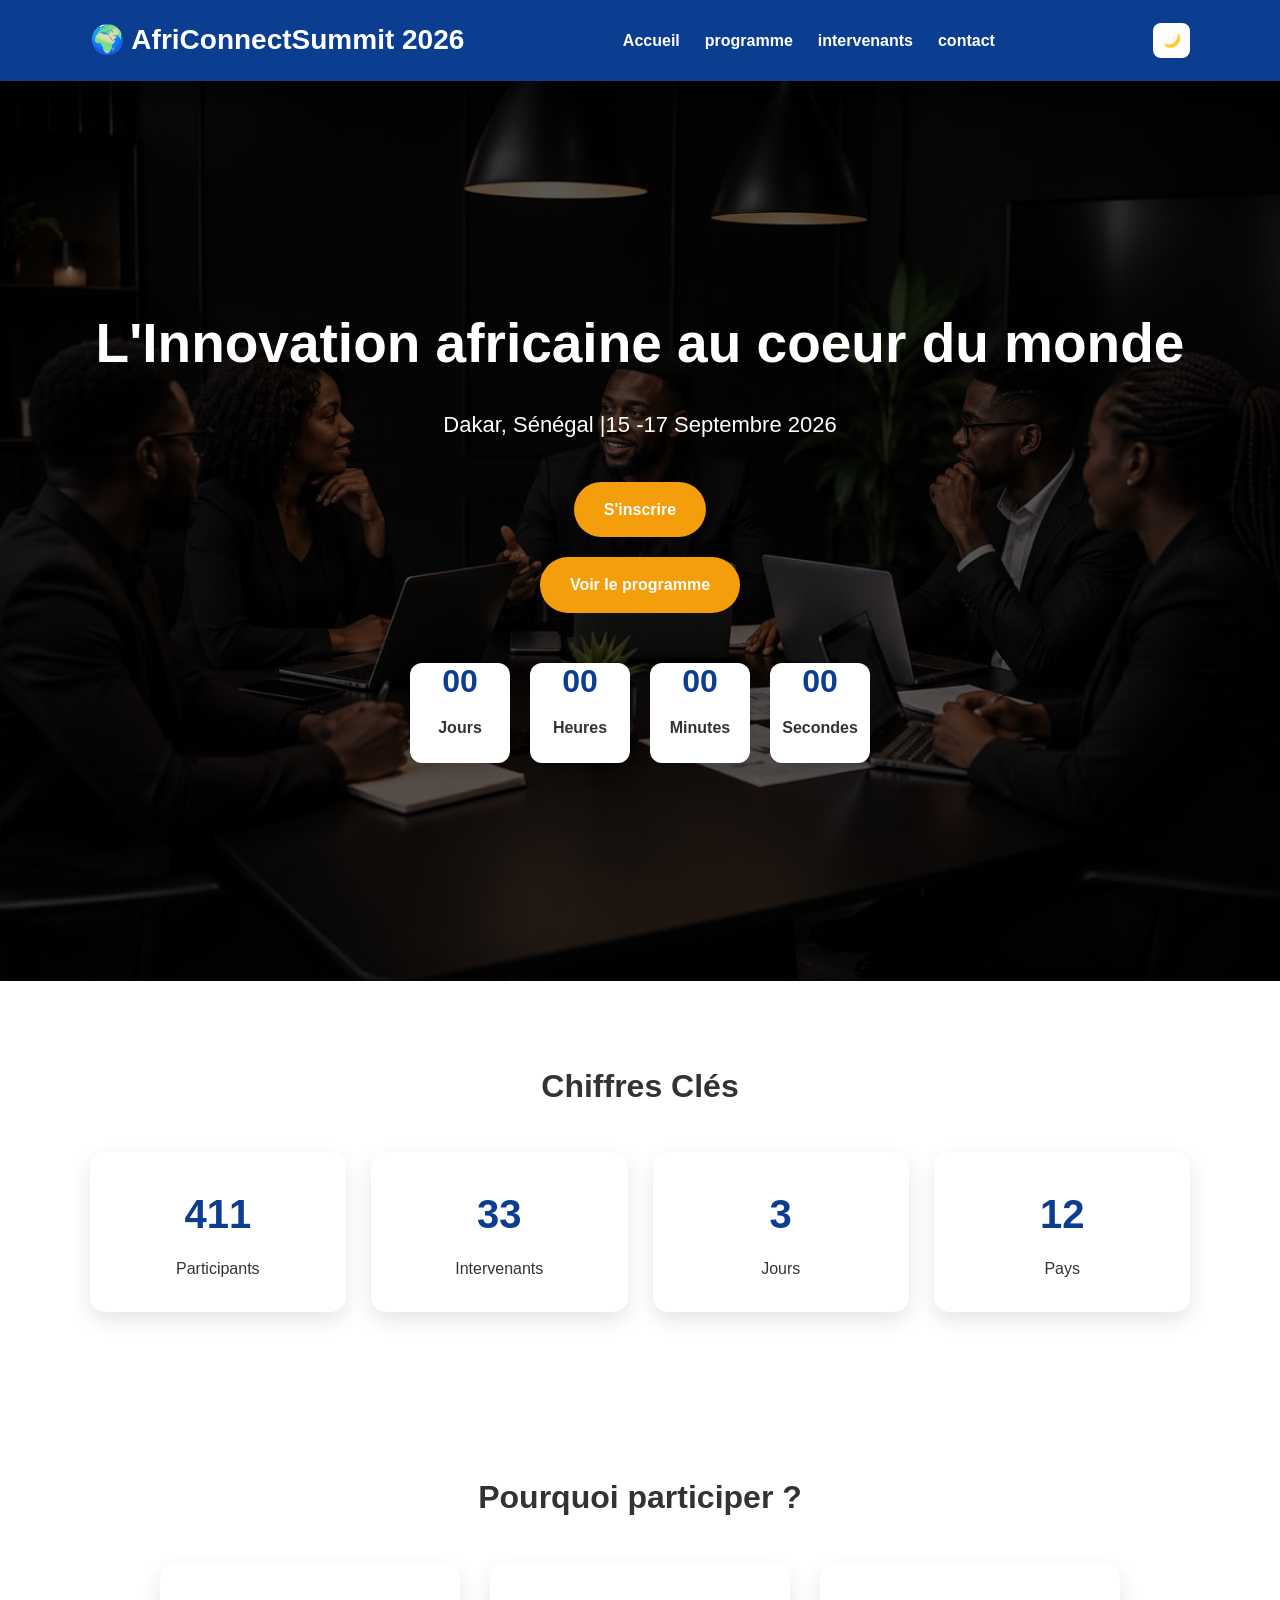
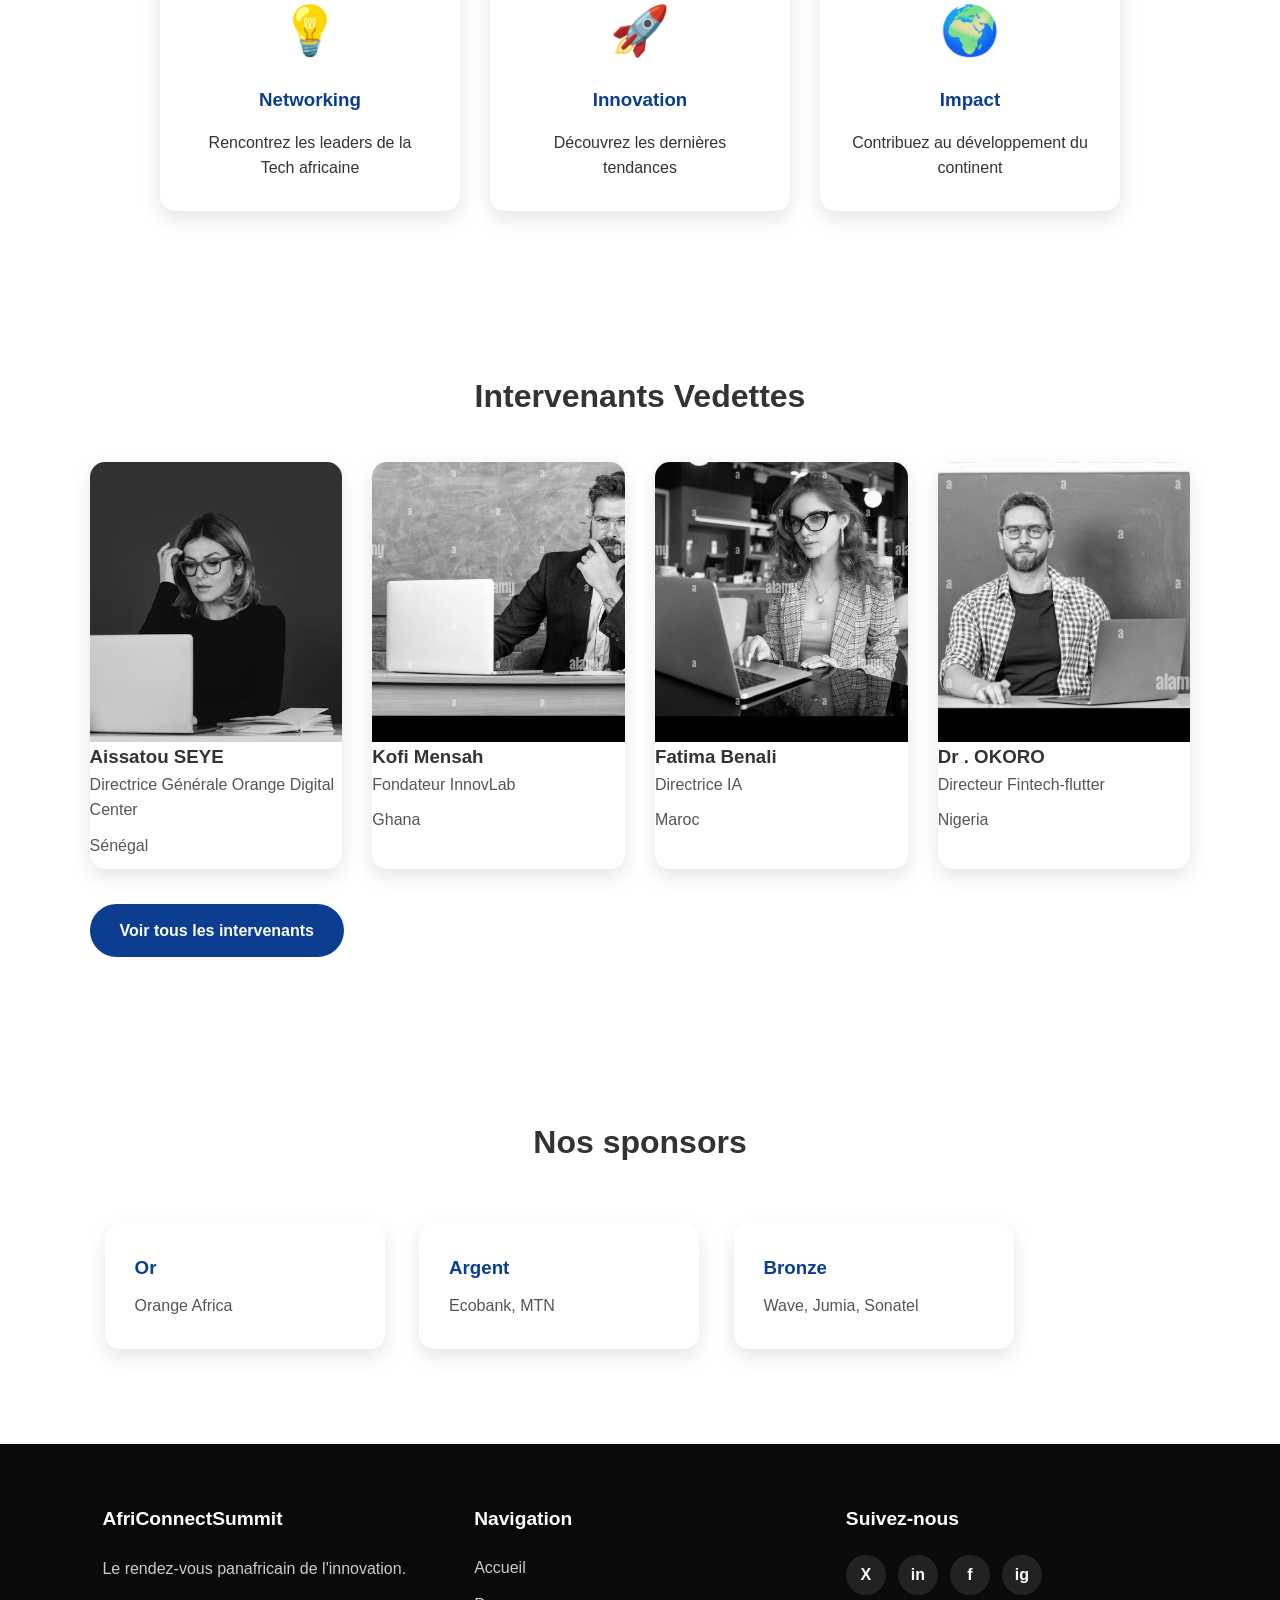
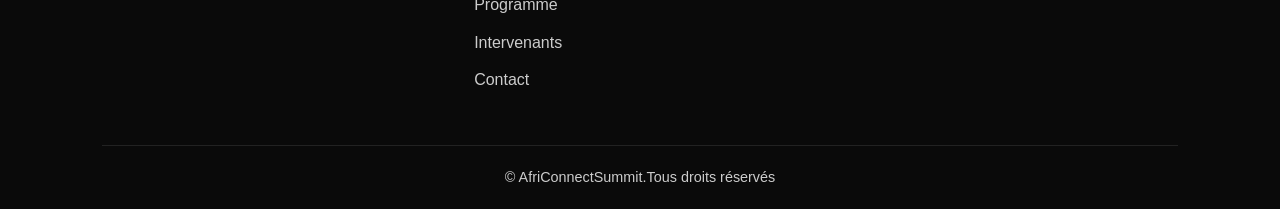
<file: index.html>
<!DOCTYPE html>
<html lang="fr">
<head>
    <meta charset="UTF-8">
    <meta name="viewport" content="width=device-width, initial-scale=1.0">
    <title>Accueil-AfriConnectSummit</title>
    <link rel="stylesheet" href="css/style.css">
</head>
<body>
    <!-- NAVBAR -->
    <header class="navbar">
        
       <div class="logo">🌍 AfriConnectSummit 2026</div>
        <nav>
<ul class="nav-links">
     <li><a href="index.html">Accueil</a>
</li>
  <li><a href="programme.html">programme</a>
</li>
  <li><a href="intervenants.html">intervenants</a>
</li>
  <li><a href="contact.html">contact</a>
</li>
</ul>
        </nav>
         <button id="theme-toggle" class="btn btn-outline-secondary btn-sm">
                            <i class="bi bi-moon">🌙</i>
         </button>
        <div class="hamburger" id="hamburger">
            <span></span>
             <span></span>
              <span></span>
        </div>
    </header>
    <main>
        <!-- HERO -->
<section class="hero">
    <h1>L'Innovation africaine au coeur du monde</h1>
    <p>Dakar, Sénégal |15 -17 Septembre 2026</p>
    <a href="contact.html">S'inscrire</a>
    <a href="programme.html">Voir le programme</a>

<div id="countdown">
                <div><span id="days">00</span><p>Jours</p></div>
                <div><span id="hours">00</span><p>Heures</p></div>
                <div><span id="minutes">00</span><p>Minutes</p></div>
                <div><span id="seconds">00</span><p>Secondes</p></div>
            </div>
        </section>

        <!-- SECTION CHIFFRES CLES -->
        <section class="stats">
            <h2>Chiffres Clés</h2>
            <div class="grid-stats">
                <div class="stat">
                    <span class="counter" data-target="1200">0</span>
                    <p>Participants</p>
                </div>
                <div class="stat">
                    <span class="counter" data-target="48">0</span>
                    <p>Intervenants</p>
                </div>
                <div class="stat">
                    <span class="counter" data-target="3">0</span>
                    <p>Jours</p>
                </div>
                <div class="stat">
                    <span class="counter" data-target="12">0</span>
                    <p>Pays</p>
                </div>
            </div>
        </section>

        <!-- SECTION POURQUOI PARTICIPER -->
        <section>
            <h2>Pourquoi participer ?</h2>
            <div class="cards">
                <div class="card">
                    <article>
                    <p>💡</p>
                    <h3>Networking</h3>
                    <p>Rencontrez les leaders de la Tech africaine</p>
        
                </article>
                </div>
                <div class="card">
                    <article>
                    <p>🚀</p>
                    <h3>Innovation</h3>
                    <p>Découvrez les dernières tendances</p>
                </article>
                </div>
                <div class="card">
                    <article>
                    <p>🌍</p>
                    <h3>Impact</h3>
                    <p>Contribuez au développement du continent</p>
            </article>
            </div>
            </div>
        </section>

        <!-- SECTION INTERVENANTS VEDETTES -->
        <section class="speakers">
            <h2>Intervenants Vedettes</h2>
            <div class="speaker-grid">
            <article class="speaker-card">
                    <img src="images/pretty-young-high-school-college-teacher-chalkboard-young-caucasian-female-teacher-portrai_265223-93072.avif" alt="Aissatou SEYE" width="350">
                    <h3>Aissatou SEYE</h3>
                    <p>Directrice Générale Orange Digital Center</p>
                    <p>Sénégal</p>
                    </article>
               
                     <article class="speaker-card">
                    <img src="images/i-am-your-new-teacher-teacher-bearded-hipster-with-eyeglasses-sit-in-classroom-chalkboard-background-school-teacher-ready-to-start-lesson-teacher-sit-at-desk-with-la.jpg" alt="Kofi Mensah" width="350">
                    <h3>Kofi Mensah</h3>
                    <p>Fondateur InnovLab</p>
                    <p>Ghana</p>
                    </article>
                <article class="speaker-card">
                    <img src="images/portrait-of-confident-young-businesswoman-in-smart-casual-wear-working-on-laptop-in-a-coffee-shop-interior-2BWinformatiqueH754.jpg" alt="Fatima Benali" width="350">
                    <h3>Fatima Benali</h3>
                    <p>Directrice IA</p>
                    <p>Maroc</p>
                    </article>
               
                     <article class="speaker-card">
                    <img src="images/astouuu.jpg" alt="Dr .OKORO" width="350">
                    <h3>Dr . OKORO</h3>
                    <p>Directeur Fintech-flutter</p>
                    <p>Nigeria</p>
                    </article>
                </div>
            <a href="intervenants.html">Voir tous les intervenants</a>
        </section>

        <!-- SECTION SPONSORS -->
        <section class="sponsors">
      <h2>Nos sponsors</h2>
      <article>
        <h3>Or</h3>
        <p>Orange Africa</p>
      </article>
      <article>
        <h3>Argent</h3>
        <p>Ecobank, MTN</p>
      </article>
      <article>
        <h3>Bronze</h3>
        <p>Wave, Jumia, Sonatel</p>
      </article>
    </section>
    </main>
<!-- FOOTER -->
 <footer>
        <div class="container footer-container">
            <div class="footer-col">
                <h4>AfriConnectSummit</h4>
                <p>Le rendez-vous panafricain de l'innovation.</p>
            </div>
            <div class="footer-col">
                <h4>Navigation</h4>
                <ul>
                    <li><a href="index.html">Accueil</a></li>
                    <li><a href="programme.html">Programme</a></li>
                    <li><a href="intervenants.html">Intervenants</a></li>
                    <li><a href="contact.html">Contact</a></li>
                </ul>
            </div>
            <div class="footer-col">
                <h4>Suivez-nous</h4>
                <div class="social-icons">
                    <a href="#" aria-label="X">X</a>
                    <a href="#" aria-label="Linkedin">in</a>
                    <a href="#" aria-label="Facebook">f</a>
                    <a href="#" aria-label="Instagram">ig</a>
                </div>
            </div>
        </div>
        <div class="footer-bottom">
            <p>© <span id="year"></span> AfriConnectSummit.Tous droits réservés</p>
           
    <button id="back-to-top" class="btn btn-primary" aria-label="Retour en haut">
        <i class="bi bi-arrow-up">↑</i>
    </button>
        </div>
    </footer>

    <script src="js/main.js"></script>
</body>
</html>
</file>
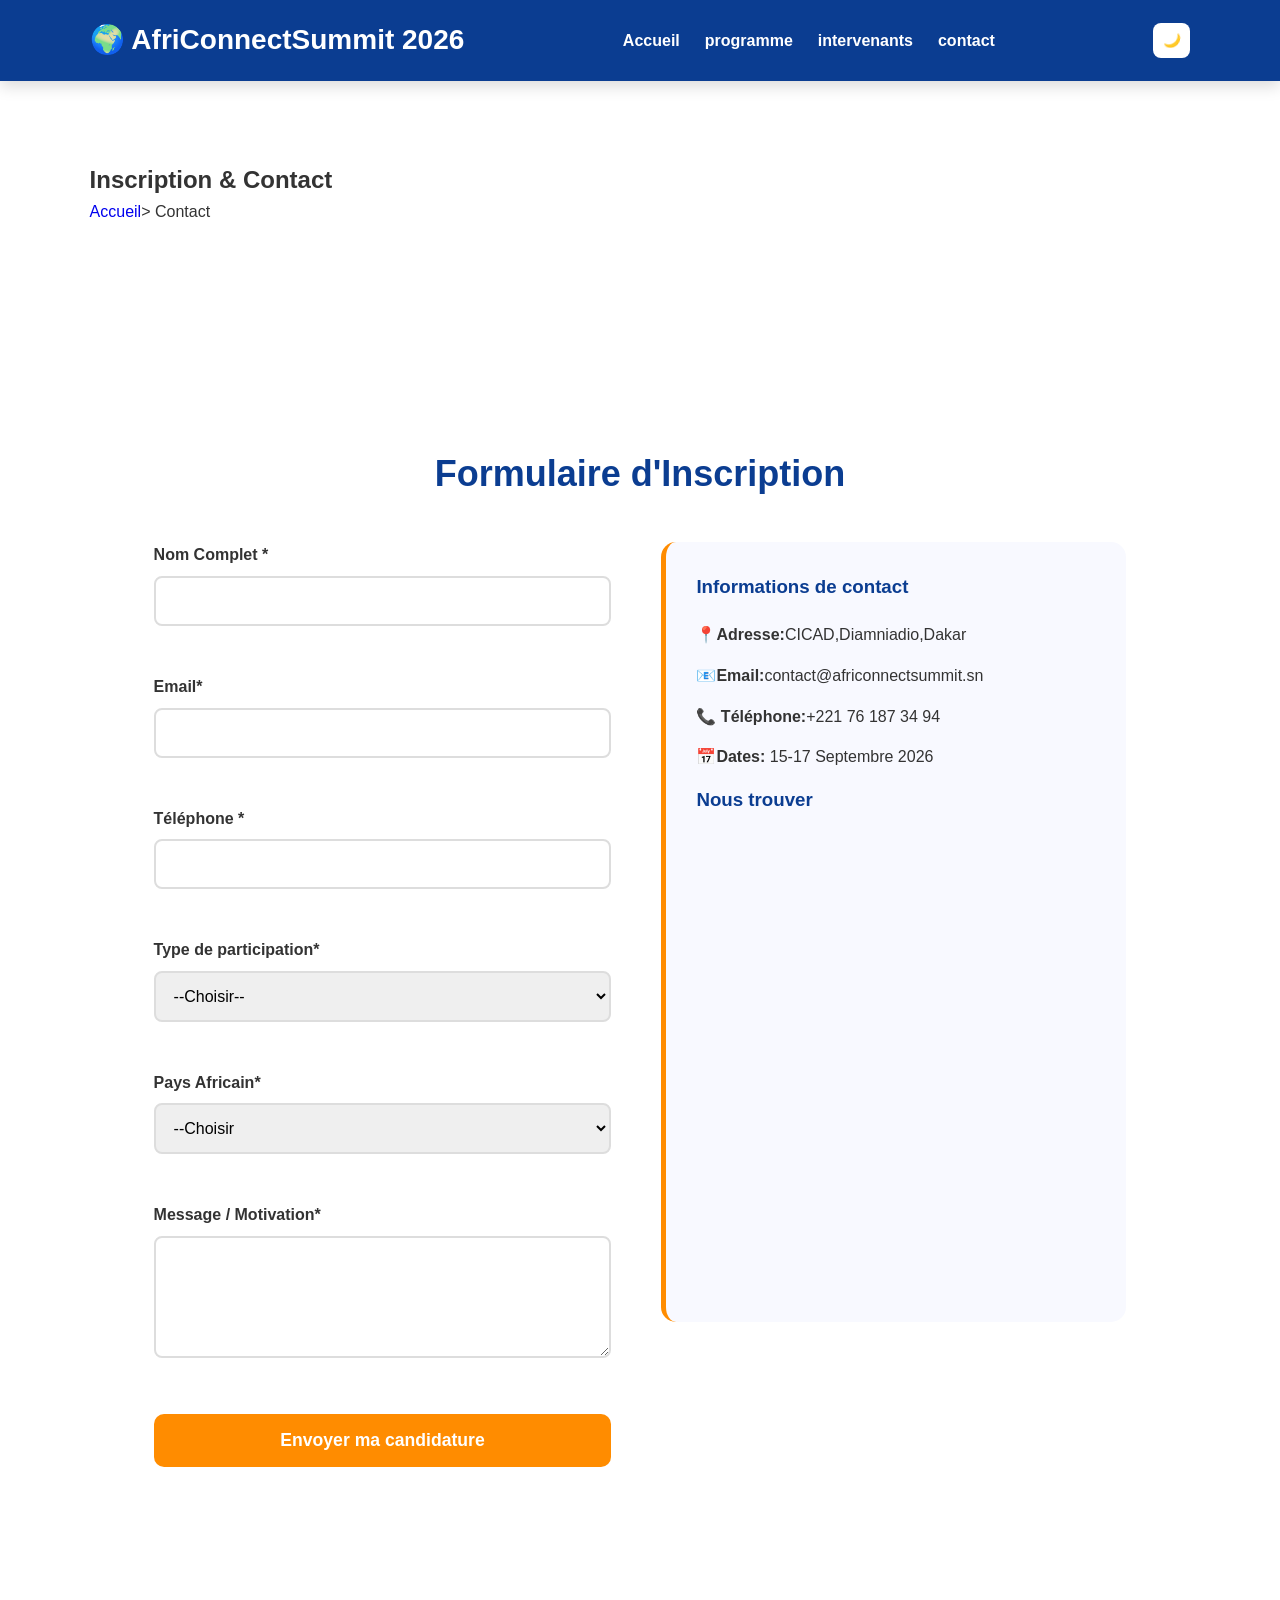
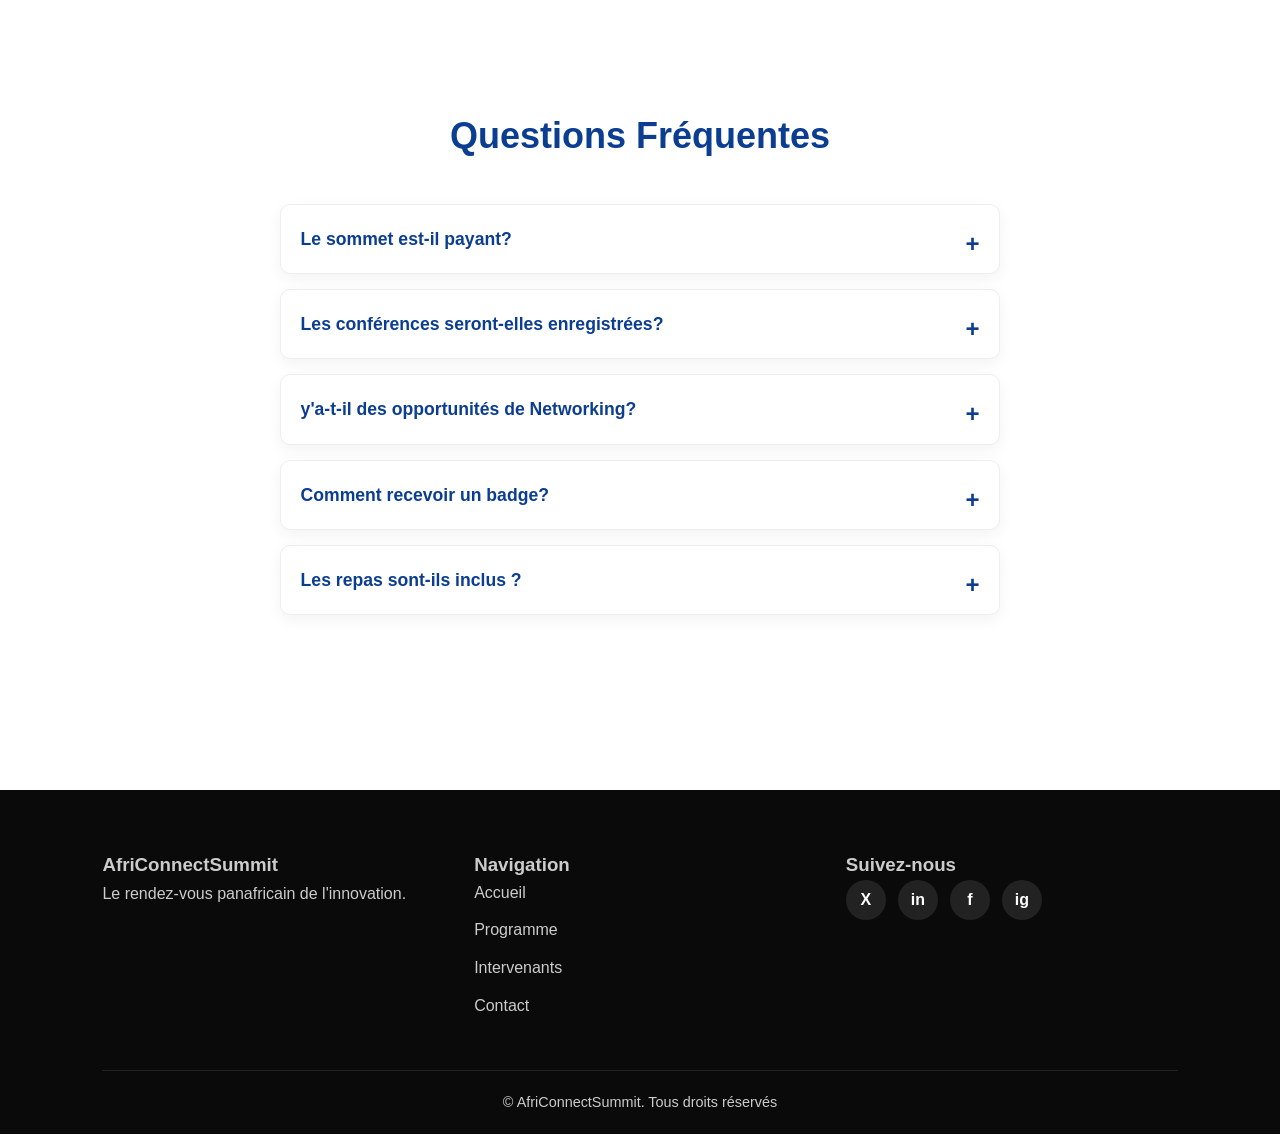
<file: contact.html>
<!DOCTYPE html>
<html lang="fr">
<head>
    <meta charset="UTF-8">
    <meta name="viewport" content="width=device-width, initial-scale=1.0">
    <title>contact-AfriConnectSummit</title>
     <link rel="stylesheet" href="css/style.css">
</head>
<body>


    <!-- NAVBAR -->
    <header class="navbar">
      
           <div class="logo">🌍 AfriConnectSummit 2026</div> 
        
        <nav>
<ul class="nav-links">
     <li><a href="index.html">Accueil</a>
</li>
  <li><a href="programme.html">programme</a>
</li>
  <li><a href="intervenants.html">intervenants</a>
</li>
  <li><a href="contact.html">contact</a>
</li>
</ul>
        </nav>
        <button id="theme-toggle" class="btn btn-outline-secondary btn-sm">
                            <i class="bi bi-moon">🌙</i>
         </button>
    </header>

    <main>

<!--HERO INTERNE-->
<section class="hero-interne">
    <h1>Inscription & Contact</h1>
    <nav class="fil-ariane">
        <a href="index.html">Accueil</a>&gt;
        <span>Contact</span>
    </nav>
</section>
<!--FORMULAIRE D'INSCRIPTION-->
<section class="inscription">
    <h2>Formulaire d'Inscription</h2>
    <div class="flex-container">
        <form id="inscriptionForm" class="form-col"  novalidate>
            <div class="form-group">
                <label for="nom">Nom Complet *</label>
                <input type="text" id="nom" name="nom">
                <span class="error"></span>
            </div>
            <div class="form-group">
                <label for="email">Email*</label>
                <input type="email" id="email" name="email">
                <span class="error"></span>
            </div>
            <div class="form-group">
                <label for="telephone">Téléphone *</label>
                <input type="tel" id="telephone" name="telephone">
                <span class="error"></span>
            </div>
            <div class="form-group">
                <label for="type">Type de participation*</label>
                <select id="type" name="type">
                    <option value="">--Choisir--</option>
                    <option value="participant">Participant</option>
                    <option value="speaker">Intervenant</option>
                    <option value="sponsor">Sponsor</option>
                    <option value="presse">Presse</option>
                </select>
                <span class="error"></span>
            </div>
            <div class="form-group">
                <label for="pays">Pays Africain*</label>
                <select id="pays" name="pays">
                    <option value="">--Choisir</option>
                    <option value="Senegal">Sénégal</option>
                    <option value="Maroc">Maroc</option>
                    <option value="Nigeria">Nigeria</option>
                    <option value="Ghana">Ghana</option>
                    <option value="Kenya">Kenya</option>
                    <option value="Afrique du Sud">Afrique du Sud</option>
                    <option value="Cameroun">Cameroun</option>
                    <option value="Tunisie">Tunisie</option>
                    <option value="Algérie">Algérie</option>
                    <option value="Egypte">Egypte</option>
                </select>
                <span class="error"></span>
            </div>
            <div class="form-group">
                <label for="message">Message / Motivation*</label>
                <textarea id="message" name="message" rows="5"></textarea>
                <span class="error"></span>
            </div>
            <button type="submit" class="btn-submit">Envoyer ma candidature</button>
            <div id="successMessage" class="success"></div>

             </form>
                             
                      
                        
                            <!--COLONNE INFOS-->
        <div class="info-col">
            <h3>Informations de contact</h3>
            <p><b>📍Adresse:</b>CICAD,Diamniadio,Dakar</p>
            <p><b>📧Email:</b>contact@africonnectsummit.sn</p>
            <p><b>📞 Téléphone:</b>+221 76 187 34 94</p>
            <p><b>📅Dates:</b> 15-17 Septembre 2026</p>
            <!--CARTES DE GOOGLE MAPS-->
            <h3>Nous trouver</h3>
    <iframe src="https://www.google.com/maps/embed?pb=!1m18!1m12!1m3!1d96189.123456789!2d-17.446!3d14.6928!2m3!1f0!2f0!3f0!3m2!1i1024!2i768!4f13.1!3m3!1m2!1s0xec172dbf0f8b5d%3A0x123456789!2sDakar!5e0!3m2!1sfr!2ssn!4v1234567890" width="400"  height="450"  style="border:0"  allowfullscreen loading="lazy"></iframe>
                            
        </div>
        
    </div>
   
                        
  </section>              
<!-- FAQ EN ACCORDEON-->
<section class="faq">
    <h2>Questions Fréquentes</h2>
    <details>
        <summary>Le sommet est-il payant?</summary>
        <p>Pass Standard:50.000FCFA.Pass Etudiant:25.00FCFA avec justificatif.</p>
    </details>
    <details>
        <summary>Les conférences seront-elles enregistrées?</summary>
        <p>Oui,elles seront disponibles en replay.</p>
    </details>
    <details>
    <summary>y'a-t-il des opportunités de Networking?</summary>
    <p>Oui, plusieurs sessions de networking sont prévues.</p>
</details>
  <details>
    <summary>Comment recevoir un badge?</summary>
    <p>Aprés validation de votre inscription, vous recevez un badge par email.</p>
  </details>
    <details>
        <summary>Les repas sont-ils inclus ?</summary>
        <p>Oui; les pauses-café et le dejeuner sont inclus.</p>
    </details>
    
    </section>
    </main>
          <!-- FOOTER -->
<footer>
        <div class="container footer-container">
            <div class="footer-col">
                <h3>AfriConnectSummit</h3>
                <p>Le rendez-vous panafricain de l'innovation.</p>
            </div>
            <div class="footer-col">
                <h3>Navigation</h3>
                <ul>
                    <li><a href="index.html">Accueil</a></li>
                    <li><a href="programme.html">Programme</a></li>
                    <li><a href="intervenants.html">Intervenants</a></li>
                    <li><a href="contact.html">Contact</a></li>
                </ul>
            </div>
            <div class="footer-col">
                <h3>Suivez-nous</h3>
                <div class="social-icons">
                    <a href="#" aria-label="X">X</a>
                    <a href="#" aria-label="Linkedin">in</a>
                    <a href="#" aria-label="Facebook">f</a>
                    <a href="#" aria-label="Instagram">ig</a>
                </div>
            </div>
        </div>
        <div class="footer-bottom">
            <p>© <span id="year"></span> AfriConnectSummit. Tous droits réservés</p>
            <button id="back-to-top">↑</button>
        </div>
    </footer>

    <script src="js/main.js"></script>
</body>
</html>
</file>
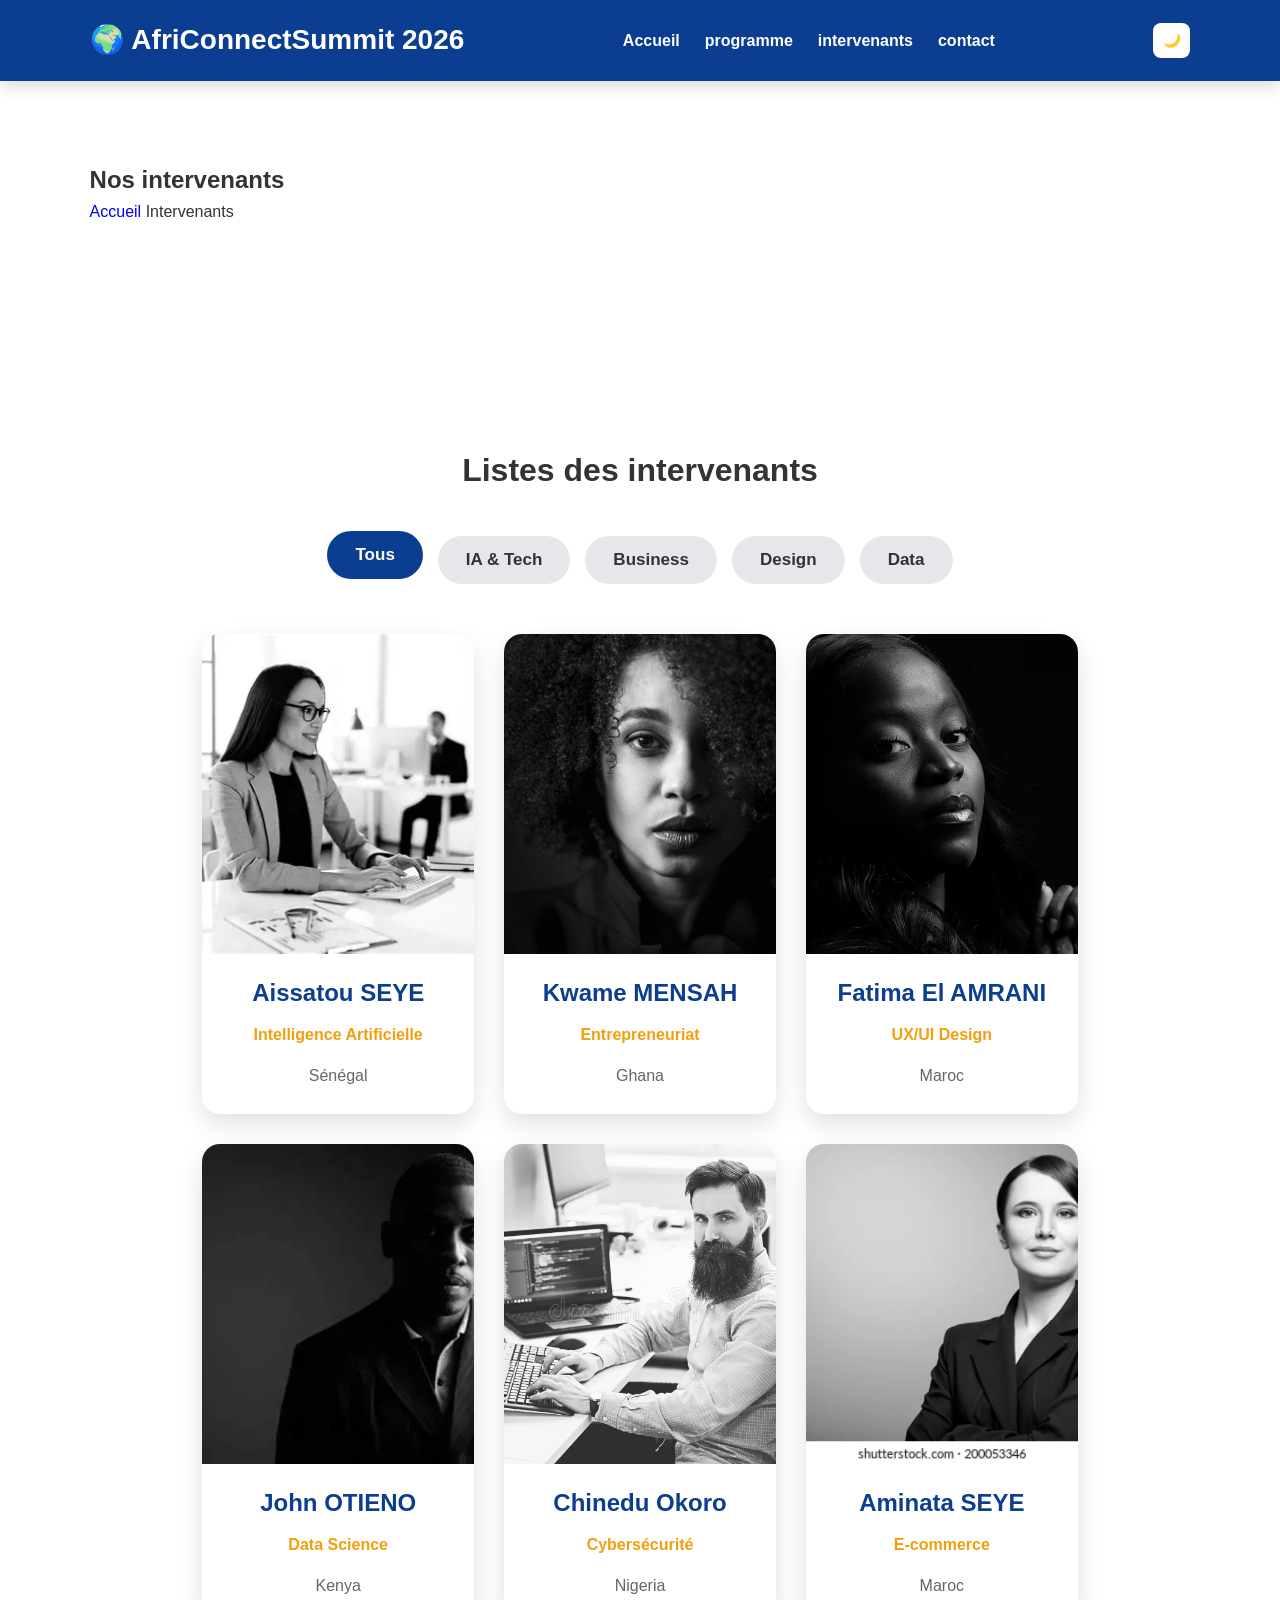
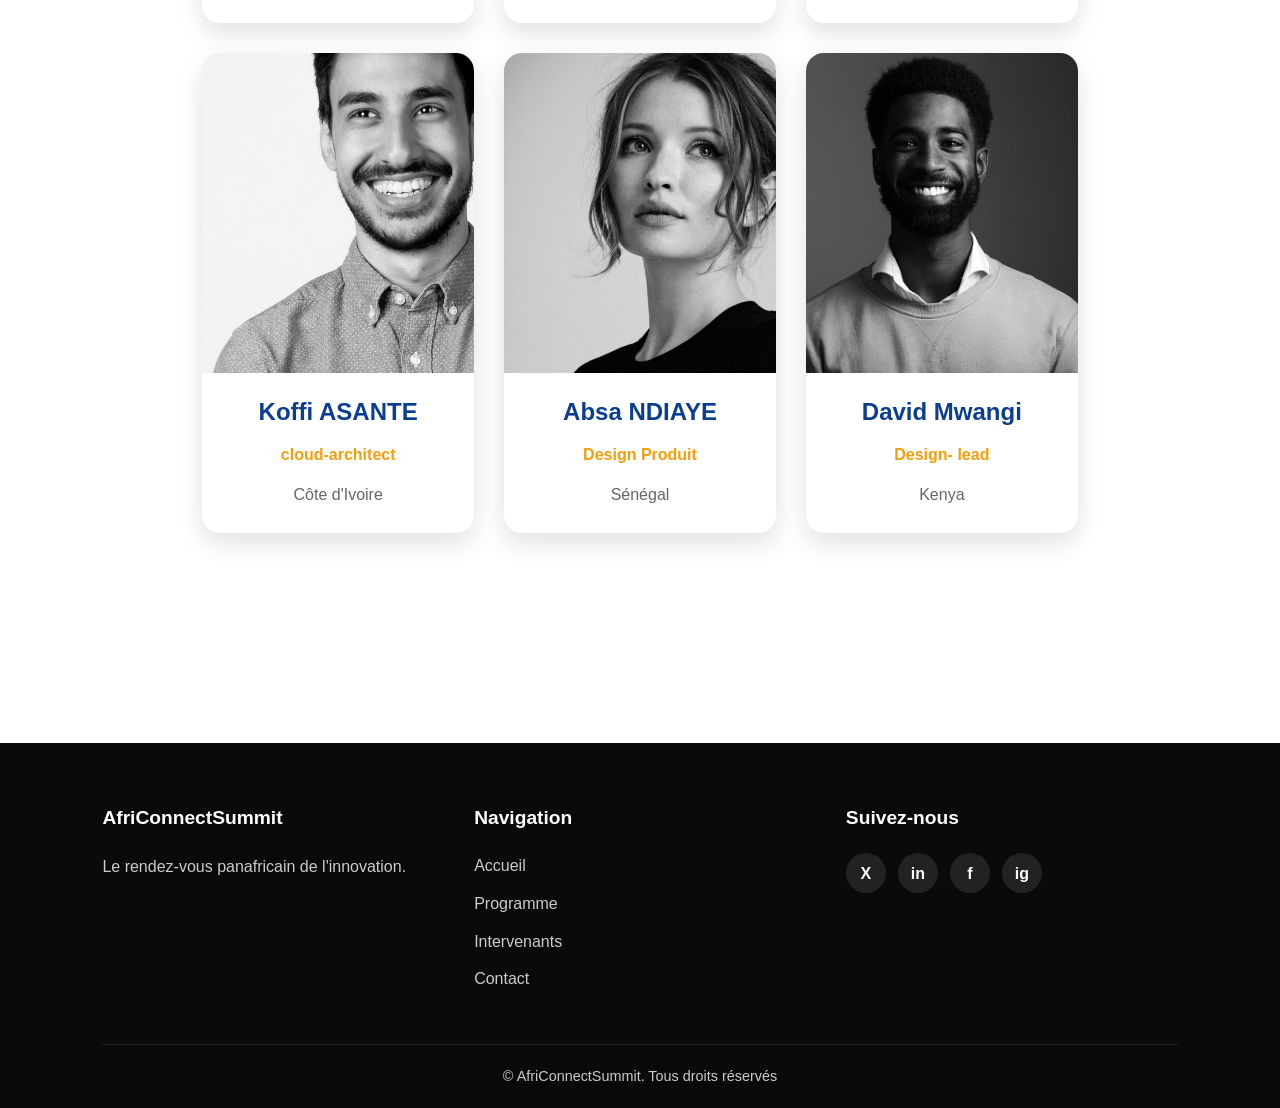
<file: intervenants.html>
<!DOCTYPE html>
<html lang="fr">
<head>
    <meta charset="UTF-8">
    <meta name="viewport" content="width=device-width, initial-scale=1.0">
    <title>intervenants-AfriConnectSummit</title>
      <link rel="stylesheet" href="css/style.css">
</head>
<body>
    <!-- NAVBAR -->
    <header class="navbar">
         <div class="logo">🌍 AfriConnectSummit 2026</div>
        <nav>
<ul class="nav-links">
     <li><a href="index.html">Accueil</a>
</li>
  <li><a href="programme.html">programme</a>
</li>
  <li><a href="intervenants.html">intervenants</a>
</li>
  <li><a href="contact.html">contact</a>
</li>
</ul>
        </nav>
          <button id="theme-toggle" class="btn btn-outline-secondary btn-sm">
                            <i class="bi bi-moon">🌙</i>
         </button>
    </header>
    <main>
<!--HERO INTERNE-->
<section class="hero-interne">
<h1>Nos intervenants</h1>

<nav class="fil-ariane">
    <a href="index.html">Accueil</a>
    <span>Intervenants</span>
</nav>
</section>
<!--Filtrage Dynamique-->
<section class="intervenants">
    <h2>Listes des  intervenants</h2>

    <div class="filtres">
        <button class="filtre-btn active" data-filtre="tous">Tous</button>
    <button class="filtre-btn" data-filtre="ia-tech">IA & Tech</button>
    <button class="filtre-btn" data-filtre="business">Business</button>
     <button class="filtre-btn" data-filtre="design">Design</button>
      <button class="filtre-btn" data-filtre="data">Data</button>
    </div>

<!---LES 9 INTERVENANTS-->
<div class="grid-intervenants">
    <div class="intervenant-card" data-categorie="ia-tech">
        <article>
        <img src="images/aissatou-ndir-seye.webp" alt="Aissatou SEYE" width="400">
                            <h3>Aissatou SEYE</h3>
                    <p class="specialite">Intelligence Artificielle</p>
                    <p class="pays">Sénégal</p>

</article>
 </div>
                <div class="intervenant-card" data-categorie="business">
                    <article>
                    <img src="images/542980-e80bb444-large.jpg" alt="Kwame MENSAH" width="400">
                    <h3>Kwame MENSAH</h3>
                    <p class="specialite">Entrepreneuriat</p>
                    <p class="pays">Ghana</p>
                             </article>
                              </div>
                <div class="intervenant-card" data-categorie="design">
                    <article>
                    <img src="images/4385015-nair-nany.avif" alt="Fatima El AMRANI" width="400">
                    <h3>Fatima El AMRANI</h3>
                    <p class="specialite">UX/UI Design</p>
                    <p class="pays">Maroc</p>
</article>
 </div>
                <div class="intervenant-card" data-categorie="data">
                    <article>
                    <img src="images/OIP.webp" alt="John OTIENO" width="400">
                    <h3>John OTIENO</h3>
                    <p class="specialite">Data Science</p>
                    <p class="pays">Kenya</p>
</article>
 </div>
                <div class="intervenant-card" data-categorie="ia-tech">
                    <article>
                    <img src="images/serious-computer-programmer-developer-working-office-sitting-desk-coding-project-software-senior-development-187002571.webp" alt="Chinedu Okoro" width="400">
                    <h3>Chinedu Okoro</h3>
                    <p class="specialite">Cybersécurité</p>
                    <p class="pays">Nigeria</p>
                
</article>
 </div>
                <div class="intervenant-card" data-categorie="business">
                    <article>
                    <img src="images/black-white-portrait-beautiful-elegant-260nw-200053346.webp" alt="Aminata SEYE" width="400">
                    <h3>Aminata SEYE</h3>
                    <p class="specialite">E-commerce</p>
                    <p class="pays">Maroc</p>
               
</article>
 </div>
                <div class="intervenant-card" data-categorie="data">
                    <article>
                    <img src="images/1895f9e5-9780-4bd1-961d-3b320e8a6e19.jpg" alt="Koffi ASANTE" width="400">
                    <h3>Koffi ASANTE</h3>
                    <p class="specialite">cloud-architect</p>
                    <p class="pays">Côte d'Ivoire</p>
                
                </article>
                 </div>

                <div class="intervenant-card" data-categorie="design">
                    <article>
                    <img src="images/Rrrrrrrrrrrrrrrrrrrrrrrrr.jpg" alt="Absa NDIAYE" width="400">
                    <h3>Absa NDIAYE</h3>
                    <p class="specialite">Design Produit</p>
                    <p class="pays">Sénégal</p>
               
</article>
 </div>
                <div class="intervenant-card" data-categorie="ia-tech">
                    <article>
                    <img src="images/istockphoto-1082313848-170667a.jpg" alt="David Mwangi" width="400">
                    <h3>David Mwangi</h3>
                    <p class="specialite">Design- lead</p>
                    <p class="pays">Kenya</p>

             
                 </article>
                  </div>
                   </div>
                   </section>
    </main>
     <!-- FOOTER -->
      <footer>
        <div class="container footer-container">
            <div class="footer-col">
                <h4>AfriConnectSummit</h4>
                <p>Le rendez-vous panafricain de l'innovation.</p>
            </div>
            <div class="footer-col">
                <h4>Navigation</h4>
                <ul>
                    <li><a href="index.html">Accueil</a></li>
                    <li><a href="programme.html">Programme</a></li>
                    <li><a href="intervenants.html">Intervenants</a></li>
                    <li><a href="contact.html">Contact</a></li>
                </ul>
            </div>
            <div class="footer-col">
                <h4>Suivez-nous</h4>
                <div class="social-icons">
                    <a href="#" aria-label="X">X</a>
                    <a href="#" aria-label="Linkedin">in</a>
                    <a href="#" aria-label="Facebook">f</a>
                    <a href="#" aria-label="Instagram">ig</a>
                </div>
            </div>
        </div>
        <div class="footer-bottom">
            <p>© <span id="year"></span> AfriConnectSummit. Tous droits réservés</p>
            <button id="back-to-top">↑</button>
        </div>
    </footer>

    <script src="js/main.js"></script>
</body>
</html>
</file>
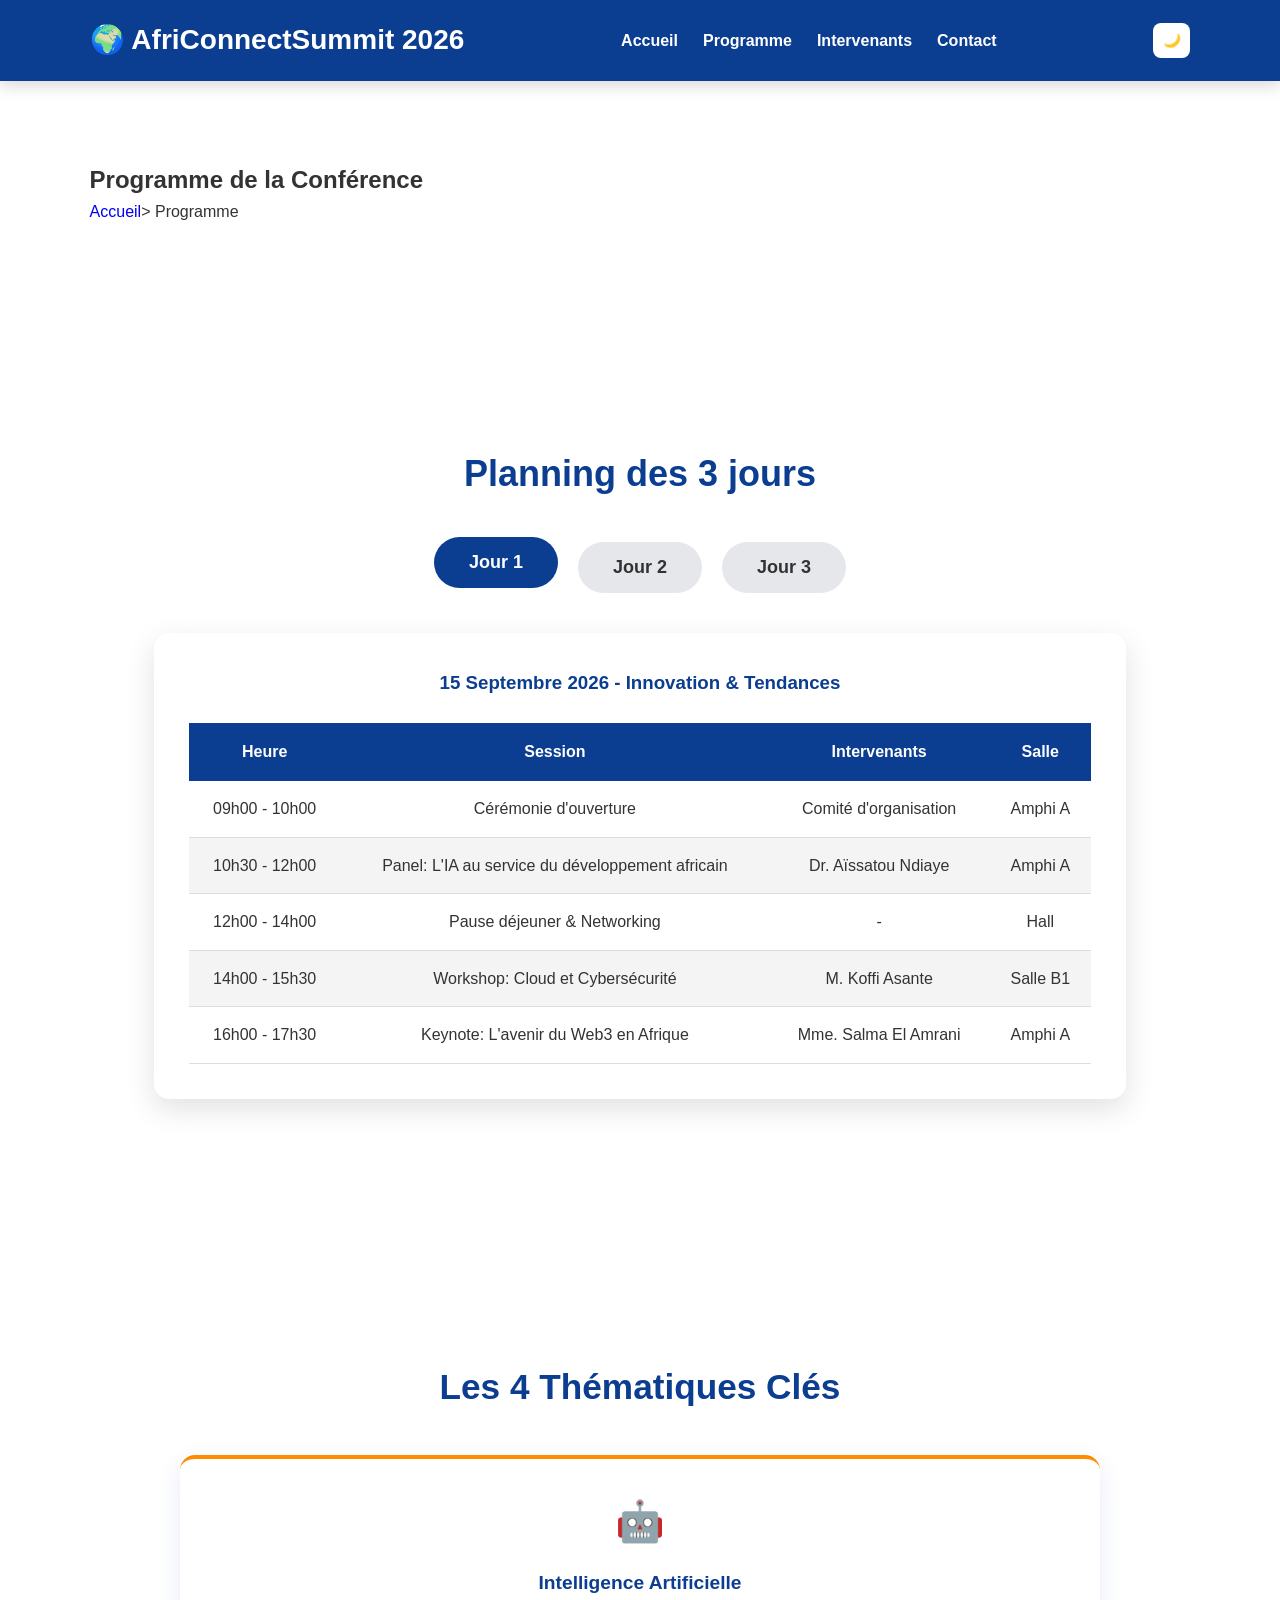
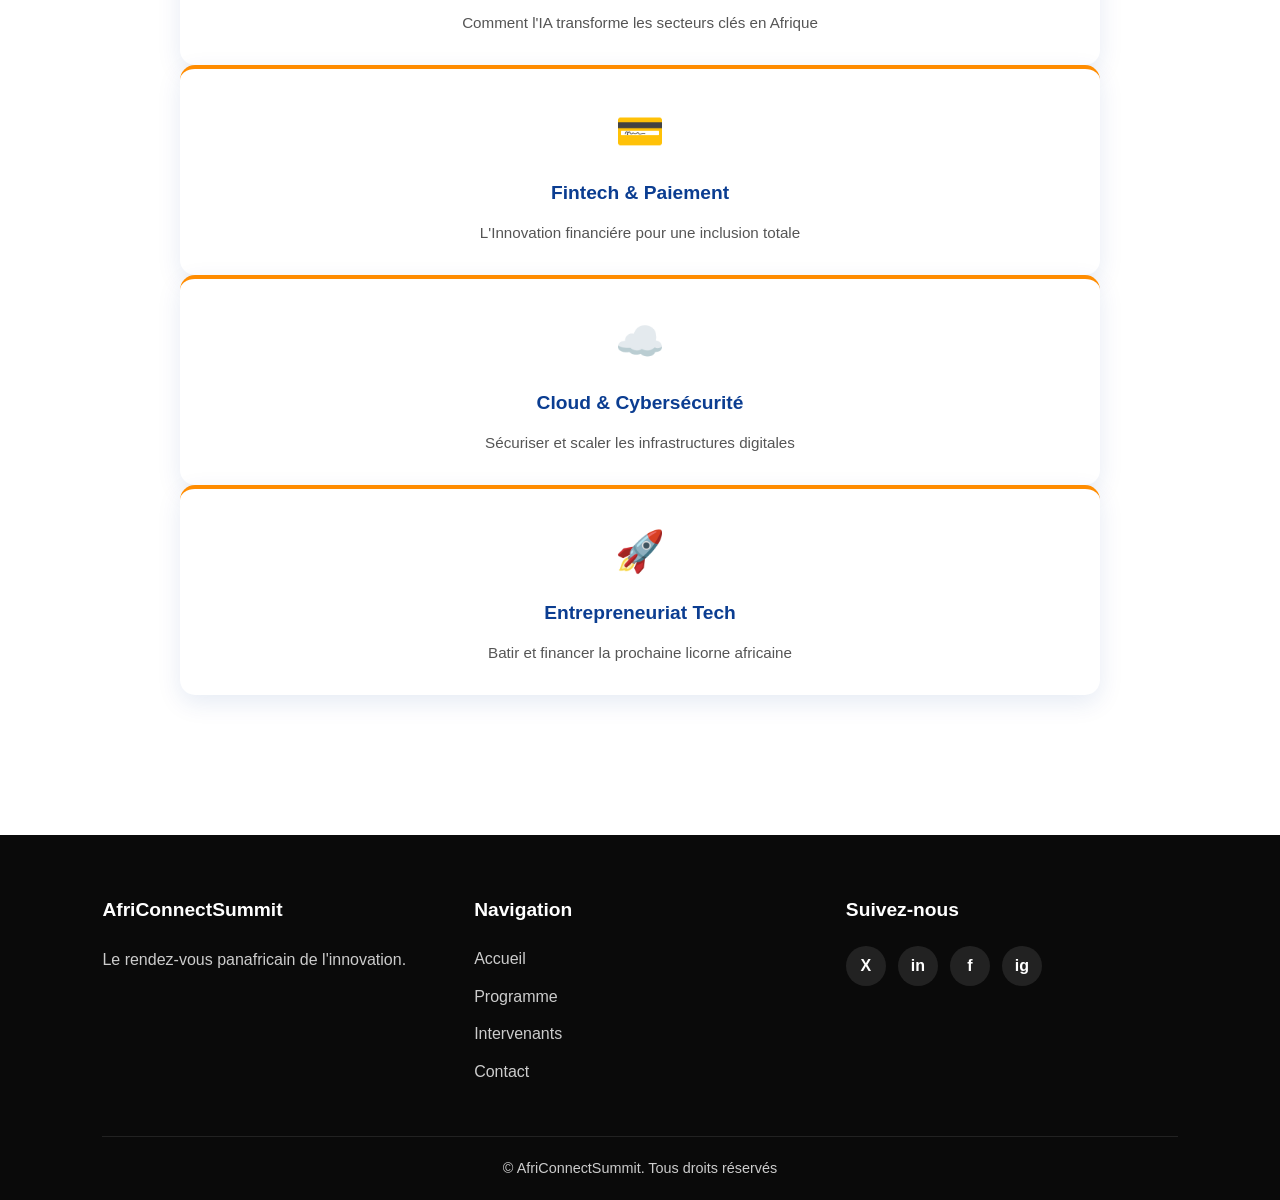
<file: programme.html>
<!DOCTYPE html>
<html lang="fr">
<head>
    <meta charset="UTF-8">
    <meta name="viewport" content="width=device-width, initial-scale=1.0">
    <title>programme-AfriConnectSummit</title>
      <link rel="stylesheet" href="css/style.css">
</head>
<body>
    <!-- NAVBAR -->
    <header class="navbar">
         <div class="logo">🌍 AfriConnectSummit 2026</div>
        <nav>
<ul class="nav-links">
     <li><a href="index.html">Accueil</a>
</li>
  <li><a href="programme.html">Programme</a>
</li>
  <li><a href="intervenants.html">Intervenants</a>
</li>
  <li><a href="contact.html">Contact</a>
</li>
</ul>
        </nav>
         <button id="theme-toggle" class="btn btn-outline-secondary btn-sm">
                            <i class="bi bi-moon">🌙</i>
         </button>
    </header>
    <main>
<!---HERO INTERNE-->
<section class="hero-interne">
    <h1>Programme de la Conférence</h1>
<nav class="fil-ariane">
    <a href="index.html">Accueil</a>&gt;
    <span>Programme</span>
</nav>
</section> 
<!--ONGLETS DE 3 JOURS--> 
<section class="programme">
    <h2>Planning des 3 jours</h2>
    <!--BOUTONS ONGLETS-->
    <div class="tabs">
        <button class="tab-btn active" data-tab="jour1">Jour 1</button>
         <button class="tab-btn" data-tab="jour2">Jour 2</button>
          <button class="tab-btn" data-tab="jour3">Jour 3</button>
    </div>
<!--CONTENU ONGLET JOUR 1-->
<div id="jour1" class="tab-content active">
    <h3>15 Septembre 2026 - Innovation & Tendances</h3>
    <table>
        <thead>
            <tr>
                <th>Heure</th>
                <th>Session</th>
                <th>Intervenants</th>
                <th>Salle</th>
            </tr>
        </thead>
                        <tbody>
                        <tr>
                            <td>09h00 - 10h00</td>
                            <td>Cérémonie d'ouverture</td>
                            <td>Comité d'organisation</td>
                            <td>Amphi A</td>
                        </tr>
                        <tr>
                            <td>10h30 - 12h00</td>
                            <td>Panel: L'IA au service du développement africain</td>
                            <td>Dr. Aïssatou Ndiaye</td>
                            <td>Amphi A</td>
                        </tr>
                        <tr>
                            <td>12h00 - 14h00</td>
                            <td>Pause déjeuner & Networking</td>
                            <td>-</td>
                            <td>Hall</td>
                        </tr>
                        <tr>
                            <td>14h00 - 15h30</td>
                            <td>Workshop: Cloud et Cybersécurité</td>
                            <td>M. Koffi Asante</td>
                            <td>Salle B1</td>
                        </tr>
                        <tr>
                            <td>16h00 - 17h30</td>
                            <td>Keynote: L'avenir du Web3 en Afrique</td>
                            <td>Mme. Salma El Amrani</td>
                            <td>Amphi A</td>
                        </tr>
                    </tbody>
                </table>
            </div>

            <!-- Contenu Onglet Jour 2 -->
            <div id="jour2" class="tab-content">
                <h3>16 Septembre  2026 - Fintech & Entrepreneuriat</h3>
                <table>
                    <thead>
                        <tr>
                            <th>Heure</th>
                            <th>Session</th>
                            <th>Intervenant</th>
                            <th>Salle</th>
                        </tr>
                    </thead>
                    <tbody>
                        <tr>
                            <td>09h00 - 10h30</td>
                            <td>Workshop: Créer une startup Tech</td>
                            <td>Dr. Chinedu Okoro</td>
                            <td>Salle B2</td>
                        </tr>
                        <tr>
                            <td>10h45 - 12h15</td>
                            <td>Table ronde: Financement et Investissement</td>
                            <td>Panel d'investisseurs</td>
                            <td>Amphi A</td>
                        </tr>
                        <tr>
                            <td>12h15 - 14h00</td>
                            <td>Pause déjeuner & Networking</td>
                            <td>-</td>
                            <td>Hall</td>
                        </tr>
                        <tr>
                            <td>14h00 - 15h30</td>
                            <td>Pitch: 10 startups africaines</td>
                            <td>Startups sélectionnées</td>
                            <td>Amphi B</td>
                        </tr>
                        <tr>
                            <td>16h00 - 17h30</td>
                            <td>Conférence: Paiement mobile et inclusion</td>
                            <td>Dr. Chinedu Okoro</td>
                            <td>Amphi A</td>
                        </tr>
                    </tbody>
                </table>
            </div>

            <!-- Contenu Onglet Jour 3 -->
            <div id="jour3" class="tab-content">
                <h3>17 Septembre  2026 - Impact & Avenir</h3>
                <table>
                    <thead>
                        <tr>
                            <th>Heure</th>
                            <th>Session</th>
                            <th>Intervenant</th>
                            <th>Salle</th>
                        </tr>
                    </thead>
                    <tbody>
                        <tr>
                            <td>09h00 - 10h30</td>
                            <td>Keynote: L'Afrique digitale à l'horizon 2030</td>
                            <td>Mme. Salma El Amrani</td>
                            <td>Amphi A</td>
                        </tr>
                        <tr>
                            <td>10h45 - 12h15</td>
                            <td>Panel: Femmes et Tech en Afrique</td>
                            <td>Dr. Aïssatou Ndiaye</td>
                            <td>Amphi B</td>
                        </tr>
                        <tr>
                            <td>12h15 - 14h00</td>
                            <td>Pause déjeuner & Networking</td>
                            <td>-</td>
                            <td>Hall</td>
                        </tr>
                        <tr>
                            <td>14h00 - 15h30</td>
                            <td>Workshop: Data et Intelligence Artificielle</td>
                            <td>M. Koffi Asante</td>
                            <td>Salle B1</td>
                        </tr>
                        <tr>
                            <td>16h00 - 17h00</td>
                            <td>Cérémonie de clôture</td>
                            <td>Tous les intervenants</td>
                            <td>Amphi A</td>
                        </tr>
                    </tbody>
                </table>
            </div>
        </section>
<!--SECTION THEMATIQUES-->
<section class="thematiques">

    <h2>Les 4 Thématiques Clés</h2>
    <div class="grid-thematiques">
            <article class="thematique">
        <p>🤖</p>
        <h3>Intelligence Artificielle</h3>
        <p>Comment l'IA transforme les secteurs clés en Afrique</p>
    </article>
   <article class="thematique">
     <p>💳</p>
    
        <h3>Fintech & Paiement</h3>
        <p>L'Innovation financiére pour une inclusion totale</p>
    </article>
    <article class="thematique">
        <p>☁️</p>
        <h3>Cloud & Cybersécurité</h3>
        <p>Sécuriser et scaler les infrastructures digitales</p>
    </article>
<article class="thematique">
        <p>🚀</p>
        <h3>Entrepreneuriat Tech</h3>
        <p>Batir et financer la prochaine licorne africaine</p>

    </article>
</div>
</section>
    </main>
         <!-- FOOTER-->
<footer>
        <div class="container footer-container">
            <div class="footer-col">
                <h4>AfriConnectSummit</h4>
                <p>Le rendez-vous panafricain de l'innovation.</p>
            </div>
            <div class="footer-col">
                <h4>Navigation</h4>
                <ul>
                    <li><a href="index.html">Accueil</a></li>
                    <li><a href="programme.html">Programme</a></li>
                    <li><a href="intervenants.html">Intervenants</a></li>
                    <li><a href="contact.html">Contact</a></li>
                </ul>
            </div>
            <div class="footer-col">
                <h4>Suivez-nous</h4>
                <div class="social-icons">
                    <a href="#" aria-label="X">X</a>
                    <a href="#" aria-label="Linkedin">in</a>
                    <a href="#" aria-label="Facebook">f</a>
                    <a href="#" aria-label="Instagram">ig</a>
                </div>
            </div>
        </div>
        <div class="footer-bottom">
            <p>© <span id="year"></span> AfriConnectSummit. Tous droits réservés</p>
            <button id="back-to-top">↑</button>
        </div>
    </footer>

    <script src="js/main.js"></script>
</body>
</html>
</file>
<file: css/style.css>
<!--VARIABLES-->

:root{
    --bg: #f4f4f4;
    --text: #222;
    --card-bg: #ffffff;
    --navbar-bg: #0b3d91;
    --primary:#0b3d91;
    --secondary:#2563eb;
    --accent:#f59e0b;
    --dark:#0b1b2a;
    --white:white;
}

[data-theme="dark"]{
    --bg: #121212;
    --text: #e5e5e5;
    --card-bg: #1e1e1e;
    --navbar-bg: #0a0a0a;
}

/* ===========================
   RESET
=========================== */

*{
    margin:0;
    padding:0;
    box-sizing:border-box;
}

html{
    scroll-behavior:smooth;
}

body{
    font-family:Arial, Helvetica, sans-serif;
    background:var(--light);
    color:#333;
    line-height:1.6;
}

img{
    max-width:100%;
    display:block;
}

a{
    text-decoration:none;
}

section{
    padding:80px 7%;
}

h1,h2,h3,h4{
    color:var(--dark);
}

h2{
    text-align:center;
    font-size:2rem;
    margin-bottom:40px;
}

/* ===========================
   NAVBAR
=========================== */

.navbar{
    position:sticky;
    top:0;
    z-index:1000;

    display:flex;
    justify-content:space-between;
    align-items:center;

    background:#0b3d91;
    color:white;

    padding:18px 7%;

    box-shadow:0 5px 15px rgba(0,0,0,.15);
}

.logo{
    font-size:28px;
    font-weight:bold;
    
}

.nav-links{
    display:flex;
    list-style:none;
    gap:25px;
}

.nav-links a{
    color:white;
    font-weight:bold;
    transition:.3s;
}

.nav-links a:hover{
    color:#ffd166;
}

#theme-toggle{
    background:white;
    border:none;
    padding:10px;
    border-radius:8px;
    cursor:pointer;
}

.hamburger{
    display:none;
}

/* ===========================
   HERO
=========================== */

.hero{
    min-height:100vh;

    display:flex;
    flex-direction:column;
    justify-content:center;
    align-items:center;

    text-align:center;
    color:white;

    padding:20px;

    background:
    linear-gradient(rgba(0,0,0,.65),rgba(0,0,0,.65)),
    url('../images/WhatsApp\ Image\ 2026-06-11\ at\ 18.39.56\ fond\ noir.jpeg');
    background-size:cover;
    background-position:center;
}

.hero h1{
    color:white;
    font-size:55px;
    margin-bottom:20px;
}

.hero p{
    color:white;
    font-size:22px;
    margin-bottom:30px;
}

.hero a{
    display:inline-block;
    margin:10px;
    padding:15px 30px;

    background:#f59e0b;
    color:white;

    border-radius:30px;
    font-weight:bold;

    transition:.3s;
}

.hero a:hover{
    background:#d97706;
    transform:translateY(-4px);
}

/* ===========================
   COMPTE À REBOURS
=========================== */

#countdown{
    display:flex;
    justify-content:center;
    gap:20px;
    margin-top:40px;
    flex-wrap:wrap;
}

#countdown div{
    width:100px;
    height:100px;
    background:#ffffff;
    border-radius:12px;
    display:flex;
    flex-direction:column;
    justify-content:center;
    align-items:center;
    box-shadow:0 8px 20px rgba(0,0,0,.15);
}

#countdown span{
    font-size:32px;
    font-weight:bold;
    color:#0b3d91;
}

#countdown div p{
    margin-top:8px;
    font-size:16px;
    font-weight:bold;
    color:#333;
}


.stats{
    background:#ffffff;
}

.grid-stats{
    display:grid;
    grid-template-columns:repeat(4,1fr);
    gap:25px;
    margin-top:40px;
}

.stat{
    background:#fff;
    padding:30px;
    text-align:center;
    border-radius:15px;
    box-shadow:0 8px 20px rgba(0,0,0,.1);
    transition:all .4s ease;
}

.stat:hover{
    transform:translateY(-10px);
    box-shadow:0 20px 40px rgba(0,0,0,.2);
}

.counter{
    display:block;
    font-size:2.5rem;
    font-weight:bold;
    color:#0b3d91;
    margin-bottom:10px;
}


<!--POURQUOI PARTICIPER-->

.cards{
    display:flex;
    justify-content:center;
    gap:30px;
    flex-wrap:wrap;
    margin-top:40px;
}

.card{
    width:300px;
    background:#fff;
    border-radius:15px;
    padding:30px;
    text-align:center;
    box-shadow:0 8px 20px rgba(0,0,0,.1);
    transition:all .4s ease;
}

.card:hover{
    transform:translateY(-10px);
    box-shadow:0 20px 40px rgba(0,0,0,.2);
}

.card p:first-child{
    font-size:3rem;
}

.card h3{
    color:#0b3d91;
    margin:15px 0;
}
.cards{
    display:flex;
    justify-content:center;
    gap:30px;
    flex-wrap:wrap;
    margin-top:40px;
}

.card{
    width:300px;
    background:#fff;
    border-radius:15px;
    padding:30px;
    text-align:center;
    box-shadow:0 8px 20px rgba(0,0,0,.1);
    transition:all .4s ease;
}

.card:hover{
    transform:translateY(-10px);
    box-shadow:0 20px 40px rgba(0,0,0,.2);
}

.card p:first-child{
    font-size:3rem;
}

.card h3{
    color:#0b3d91;
    margin:15px 0;
}
.cards{
    display:flex;
    justify-content:center;
    gap:30px;
    flex-wrap:wrap;
    margin-top:40px;
}

.card{
    width:300px;
    background:#fff;
    border-radius:15px;
    padding:30px;
    text-align:center;
    box-shadow:0 8px 20px rgba(0,0,0,.1);
    transition:all .4s ease;
}

.card:hover{
    transform:translateY(-10px);
    box-shadow:0 20px 40px rgba(0,0,0,.2);
}

.card p:first-child{
    font-size:3rem;
}

.card h3{
    color:#0b3d91;
    margin:15px 0;
}
<!--INTERVENANTS-->

.speakers{
    text-align:center;
}

.speaker-grid{
    display:grid;
    grid-template-columns:repeat(auto-fit,minmax(250px,1fr));
    gap:30px;
    margin-top:40px;
}

.speaker-card{
    background:#fff;
    border-radius:15px;
    overflow:hidden;
    box-shadow:0 8px 20px rgba(0,0,0,.1);
    transition:all .4s ease;
}

.speaker-card:hover{
    transform:translateY(-10px);
    box-shadow:0 20px 40px rgba(0,0,0,.2);
}

.speaker-card img{
    width:100%;
    height:280px;
    object-fit:cover;
    transition:transform .5s ease;
}

.speaker-card:hover img{
    transform:scale(1.08);
}

.speaker-card h4{
    margin:15px 0 8px;
    color:#0b3d91;
}

.speaker-card p{
    margin-bottom:10px;
    color:#555;
}

.speakers a{
    display:inline-block;
    margin-top:35px;
    padding:14px 30px;
    background:#0b3d91;
    color:white;
    border-radius:30px;
    font-weight:bold;
    transition:.3s;
}

.speakers a:hover{
    background:#2563eb;
}
<!--sponsors-->
.sponsors{
    background: #f5f7fa;
    text-align: center;
}
.sponsors article{
    display: inline-block;
    width: 280px;
    margin: 15px;
    padding: 30px;
    background: #fff;
    border-radius: 15px;
    box-shadow:0 8px 20px rgba(0,0,0,.1);
    transition: all .4s ease;
}
.sponsors article:hover{
    transform: translateY(-10px);
    box-shadow: 0 20px 40px rgba(0,0,0,.2);
}
.sponsors h3{
    color: #0b3d91;
    margin-bottom: 10px;
}
.sponsors p{
    color:#555;
}
footer {
    background: #0A0A0A; /* Noir comme sur ta photo */
    color: #ccc;
    padding: 60px 8% 20px;
}

.footer-container {
    display: grid;
    grid-template-columns: repeat(3, 1fr);
    gap: 40px;
    margin-bottom: 40px;
}

.footer-col h4 {
    color: white;
    font-size: 1.2rem;
    margin-bottom: 20px;
    font-weight: 700;
}

.footer-col p {
    line-height: 1.7;
}

.footer-col ul {
    list-style: none;
}
.footer-col ul li {
    margin-bottom: 12px;
}
.footer-col ul a {
    color: #ccc;
    text-decoration: none;
    transition: color 0.3s;
}
.footer-col ul a:hover {
    color: #FF8C00; /* Orange au hover */
}

/* ICONES RESEAUX SOCIAUX RONDS */
.social-icons {
    display: flex;
    gap: 12px;
}
.social-icons a {
    display: flex;
    justify-content: center;
    align-items: center;
    width: 40px;
    height: 40px;
    background: #222;
    color: white;
    border-radius: 50%;
    text-decoration: none;
    font-weight: bold;
    transition: all 0.3s;
}
.social-icons a:hover {
    background: #FF8C00;
    transform: translateY(-3px);
}

/* BAS DE FOOTER */
.footer-bottom {
    text-align: center;
    padding-top: 20px;
    border-top: 1px solid #222;
    font-size: 0.9rem;
}
/*==========================
  PAGE INTERVENANTS
==========================*/

.intervenants{
    width:90%;
    max-width:1200px;
    margin:60px auto;
}

/* Boutons de filtre */

.filtres{
    display:flex;
    justify-content:center;
    gap:15px;
    flex-wrap:wrap;
    margin-bottom:50px;
}

.filtre-btn{
    padding:14px 28px;
    border:none;
    border-radius:30px;
    background:#e5e7eb;
    color:#333;
    font-size:17px;
    font-weight:bold;
    cursor:pointer;
    transition:.3s;
}

.filtre-btn:hover,
.filtre-btn.active{
    background:#0b3d91;
    color:#fff;
    transform:translateY(-5px);
}

/*==========================
  GRILLE INTERVENANTS
==========================*/

.grid-intervenants{
    width:90%;
    max-width:1200px;
    margin:auto;
    display:grid;
    grid-template-columns:repeat(3,1fr);
    gap:30px;
    padding-bottom:70px;
}

.intervenant-card{
    background:#fff;
    border-radius:18px;
    overflow:hidden;
    text-align:center;
    box-shadow:0 10px 25px rgba(0,0,0,.12);
    transition:.4s;
}

.intervenant-card:hover{
    transform:translateY(-10px);
    box-shadow:0 18px 35px rgba(0,0,0,.25);
}

.intervenant-card img{
    width:100%;
    height:320px;
    object-fit:cover;
}

.intervenant-card h3{
    margin-top:20px;
    color:#0b3d91;
    font-size:24px;
}

.specialite{
    color:#f59e0b;
    font-weight:bold;
    margin-top:10px;
}

.pays{
    color:#666;
    margin:15px 0 25px;
}

/*==========================
  RESPONSIVE
==========================*/

@media(max-width:992px){

.grid-intervenants{
    grid-template-columns:repeat(2,1fr);
}

}

@media(max-width:768px){

.grid-intervenants{
    grid-template-columns:1fr;
}

.filtres{
    flex-direction:column;
    align-items:center;
}

.filtre-btn{
    width:220px;
}

.intervenant-card img{
    height:280px;
}

}
/* ===========================
   PAGE PROGRAMME
=========================== */

.programme{
    width:90%;
    max-width:1200px;
    margin:60px auto;
}

.programme h2{
    text-align:center;
    font-size:36px;
    color:#0b3d91;
    margin-bottom:40px;
}

/* Onglets */

.tabs{
    display:flex;
    justify-content:center;
    gap:20px;
    margin-bottom:40px;
    flex-wrap:wrap;
}

.tab-btn{
    background:#e5e7eb;
    color:#333;
    border:none;
    padding:15px 35px;
    border-radius:40px;
    cursor:pointer;
    font-size:18px;
    font-weight:bold;
    transition:.3s;
}

.tab-btn:hover,
.tab-btn.active{
    background:#0b3d91;
    color:#fff;
    transform:translateY(-5px);
}

/* Contenu */

.tab-content{
    background:#fff;
    padding:35px;
    border-radius:15px;
    box-shadow:0 10px 30px rgba(0,0,0,.12);
    margin-bottom:40px;
}

.tab-content h3{
    color:#0b3d91;
    margin-bottom:25px;
    text-align:center;
}

/* Tableau */

table{
    width:100%;
    border-collapse:collapse;
}

table th{
    background:#0b3d91;
    color:#fff;
    padding:16px;
}

table td{
    padding:15px;
    text-align:center;
    border-bottom:1px solid #ddd;
}

table tr:nth-child(even){
    background:#f4f4f4;
}

table tr:hover{
    background:#dbeafe;
    transition:.3s;
}
/* ===========================
   SECTION THEMATIQUES - CARTES
=========================== */
.thematiques {
    width: 90%;
    max-width: 1100px;
    margin: 60px auto;
    text-align: center;
}

.thematiques h2 {
    font-size: 2.2rem;
    color: #0b3d91;
    margin-bottom: 40px;
    font-weight: 700;
}

/* GRILLE POUR LES 4 CARTES */
.themes-grid {
    display: grid;
    grid-template-columns: repeat(4, 1fr);
    gap: 25px;
}

/* STYLE D'UNE CARTE */
.thematique {
    background: white;
    padding: 30px 25px;
    border-radius: 15px;
    box-shadow: 0 8px 25px rgba(11, 61, 145, 0.1);
    border-top: 4px solid #FF8C00;
    transition: transform 0.3s ease, box-shadow 0.3s ease;
    text-align:center ;
}

.thematique:hover {
    transform: translateY(-8px); 
    box-shadow: 0 12px 30px rgba(11, 61, 145, 0.2);
}

.thematique p:first-child {
    font-size: 2.5rem;
    margin-bottom: 15px;
}

.thematique h3 {
    color: #0b3d91;
    font-size: 1.2rem;
    margin-bottom: 12px;
    font-weight: 700;
}

.thematique p {
    color: #555;
    font-size: 0.95rem;
    line-height: 1.6;
    margin: 0;
}

/* Responsive */

@media(max-width:768px){

.grid-thématiques{
    grid-template-columns:1fr;
}

.tabs{
    flex-direction:column;
    align-items:center;
}

.tab-btn{
    width:220px;
}

table{
    font-size:14px;
}

.programme h2,
.thématiques h2{
    font-size:28px;
}
}
/* ===========================
   PAGE CONTACT / INSCRIPTION
=========================== */
.inscription {
    width: 90%;
    max-width: 1200px;
    margin: 60px auto;
}
.inscription h2 {
    text-align: center;
    font-size: 36px;
    color: #0b3d91;
    margin-bottom: 40px;
}

/* FLEX 2 COLONNES */
.flex-container {
    display: flex;
    gap: 50px;
    align-items: flex-start;
}
.form-col { flex: 2; }
.info-col {
    flex: 1;
    background: #F8F9FF;
    padding: 30px;
    border-radius: 15px;
    border-left: 5px solid #FF8C00;
}
.info-col h3 { color: #0b3d91; margin-bottom: 20px; }
.info-col p { margin-bottom: 15px; }

/* FORMULAIRE */
.form-group { margin-bottom: 25px; }
.form-group label {
    display: block;
    font-weight: 600;
    color: #333;
    margin-bottom: 8px;
}
.form-group input,
.form-group select,
.form-group textarea {
    width: 100%;
    padding: 14px;
    border: 2px solid #ddd;
    border-radius: 8px;
    font-size: 1rem;
    transition:.3s;
}
.form-group input:focus,
.form-group select:focus,
.form-group textarea:focus {
    outline: none;
    border-color: #0b3d91;
}

/* VALIDATION JS */
.form-group.success input,
.form-group.success select,
.form-group.success textarea {
    border-color: #2ecc71;
}
.form-group.error input,
.form-group.error select,
.form-group.error textarea {
    border-color: #e74c3c;
}
.error {
    color: #e74c3c;
    font-size: 0.85rem;
    margin-top: 5px;
    display: block;
    min-height: 18px;
}

.btn-submit {
    width: 100%;
    padding: 16px;
    background: #FF8C00;
    color: white;
    border: none;
    border-radius: 10px;
    font-size: 1.1rem;
    font-weight: 700;
    cursor: pointer;
    transition:.3s;
}
.btn-submit:hover {
    background: #E65100;
    transform: translateY(-2px);
}

.success {
    background: #2ecc71;
    color: white;
    padding: 15px;
    border-radius: 8px;
    margin-top: 20px;
    text-align: center;
    font-weight: 600;
    display: none; /* Caché par défaut */
}

/* ===========================
   FAQ ACCORDEON CSS PUR
=========================== */
.faq {
    width: 90%;
    max-width: 900px;
    margin: 80px auto;
}
.faq h2 {
    text-align: center;
    font-size: 36px;
    color: #0b3d91;
    margin-bottom: 40px;
}
.faq details {
    background: #fff;
    margin-bottom: 15px;
    border-radius: 10px;
    box-shadow: 0 5px 15px rgba(0,0,0,0.05);
    border: 1px solid #eee;
    transition:.3s;
}
.faq details[open] {
    border-color: #0b3d91;
}
.faq summary {
    padding: 20px;
    font-size: 1.1rem;
    font-weight: 700;
    color: #0b3d91;
    cursor: pointer;
    list-style: none;
}
.faq summary::-webkit-details-marker { display: none; } /* Enleve la fleche par defaut */
.faq summary::after {
    content: '+';
    float: right;
    font-size: 1.5rem;
    transition:.3s;
}
.faq details[open] summary::after {
    transform: rotate(45deg);
}
.faq details p {
    padding: 0 20px 20px 20px;
    color: #555;
    line-height: 1.7;
    animation: fadeIn.4s ease;
}
@keyframes fadeIn { from {opacity: 0;} to {opacity: 1;} }

/* MAP */
.map-container {
    width: 90%;
    max-width: 1200px;
    margin: 60px auto;
    text-align: center;
}
.map-container h2 { color: #0b3d91; margin-bottom: 20px; }
.map-container iframe {
    border-radius: 15px;
    box-shadow: 0 10px 30px rgba(0,0,0,0.1);
}

/* RESPONSIVE */
@media(max-width: 992px) {
   .flex-container { flex-direction: column; }
}

 .tab-content{
    display:none;
}

.tab-content.active{
    display:block;
}

.tab-btn.active{
    background:#0b3d91;
    color:white;
}


@media(max-width:768px){

.hamburger{
    display:block;
    cursor:pointer;
}

.hamburger span{
    display:block;
    width:30px;
    height:3px;
    background:white;
    margin:5px 0;
}

.nav-links{
    display:none;
    flex-direction:column;
    position:absolute;
    top:70px;
    right:20px;
    background:#0b3d91;
    padding:20px;
    border-radius:10px;
}

.nav-links.active{
    display:flex;
}
}

/* ===========================
   DARK MODE
=========================== */

body {
    transition: background .3s, color .3s;
}

[data-theme="dark"] body{
    background:#121212;
    color:#e5e5e5;
}

[data-theme="dark"] .navbar{
    background:#0a0a0a;
}

[data-theme="dark"] h1,
[data-theme="dark"] h2,
[data-theme="dark"] h3,
[data-theme="dark"] h4{
    color:#e5e5e5;
}

[data-theme="dark"] .stats,
[data-theme="dark"] .stat,
[data-theme="dark"] .card,
[data-theme="dark"] .speaker-card,
[data-theme="dark"] .sponsors article,
[data-theme="dark"] .intervenant-card,
[data-theme="dark"] .tab-content,
[data-theme="dark"] .thematique,
[data-theme="dark"] .info-col,
[data-theme="dark"] .faq details{
    background:#1e1e1e;
    color:#e5e5e5;
}

[data-theme="dark"] .sponsors{
    background:#181818;
}

[data-theme="dark"] #countdown div{
    background:#1e1e1e;
}

[data-theme="dark"] #countdown span{
    color:#f59e0b;
}

[data-theme="dark"] #countdown div p{
    color:#e5e5e5;
}

[data-theme="dark"] .counter,
[data-theme="dark"] .card h3,
[data-theme="dark"] .speaker-card h4,
[data-theme="dark"] .intervenant-card h3,
[data-theme="dark"] .sponsors h3,
[data-theme="dark"] .thematique h3,
[data-theme="dark"] .tab-content h3,
[data-theme="dark"] .info-col h3{
    color:#f59e0b;
}

[data-theme="dark"] .speaker-card p,
[data-theme="dark"] .sponsors p,
[data-theme="dark"] .thematique p,
[data-theme="dark"] .pays{
    color:#aaa;
}

[data-theme="dark"] .filtre-btn,
[data-theme="dark"] .tab-btn{
    background:#2a2a2a;
    color:#e5e5e5;
}

[data-theme="dark"] .filtre-btn.active,
[data-theme="dark"] .tab-btn.active,
[data-theme="dark"] .filtre-btn:hover,
[data-theme="dark"] .tab-btn:hover{
    background:#f59e0b;
    color:#121212;
}

[data-theme="dark"] table th{
    background:#0a0a0a;
}

[data-theme="dark"] table td{
    border-bottom:1px solid #333;
}

[data-theme="dark"] table tr:nth-child(even){
    background:#1a1a1a;
}

[data-theme="dark"] table tr:hover{
    background:#2a2a2a;
}

[data-theme="dark"] .form-group label{
    color:#e5e5e5;
}

[data-theme="dark"] .form-group input,
[data-theme="dark"] .form-group select,
[data-theme="dark"] .form-group textarea{
    background:#1e1e1e;
    color:#e5e5e5;
    border-color:#444;
}

[data-theme="dark"] .faq summary{
    color:#f59e0b;
}

[data-theme="dark"] .faq details p{
    color:#ccc;
}

[data-theme="dark"] #theme-toggle{
    background:#1e1e1e;
    color:#f59e0b;
}
/* ===========================
   BOUTON RETOUR EN HAUT
=========================== */

#back-to-top{
    position:fixed;
    bottom:30px;
    right:30px;

    width:50px;
    height:50px;

    background:#f59e0b;
    color:white;

    border:none;
    border-radius:50%;

    font-size:22px;
    cursor:pointer;

    box-shadow:0 8px 20px rgba(0,0,0,.2);

    opacity:0;
    visibility:hidden;
    transform:translateY(20px);
    transition:all .3s ease;

    z-index:999;
}

#back-to-top.visible{
    opacity:1;
    visibility:visible;
    transform:translateY(0);
}

#back-to-top:hover{
    background:#d97706;
}

/* ANIMATION APPARITION AU SCROLL */
.fade-in {
    opacity: 0;
    transform: translateY(40px);
    transition: opacity 0.8s ease-out, transform 0.8s ease-out;
}
.fade-in.show {
    opacity: 1;
    transform: translateY(0);
}
.form-message{
    display: none;
    padding: 15px 20px;
    margin-bottom: 25px;
    border-radius: 8px;
    font-weight: 600;
    text-align: center;
    background: #d1fae5; /* vert clair */
    color: #065f46;
    border: 1px solid #10b981;
    animation: slideDown 0.5s ease;
}
body.dark.form-message{
    background: #064e3b;
    color: #d1fae5;
    border: 1px solid #10b981;
}
@keyframes slideDown{
    from{ opacity: 0; transform: translateY(-10px); }
    to{ opacity: 1; transform: translateY(0); }
}
</file>
